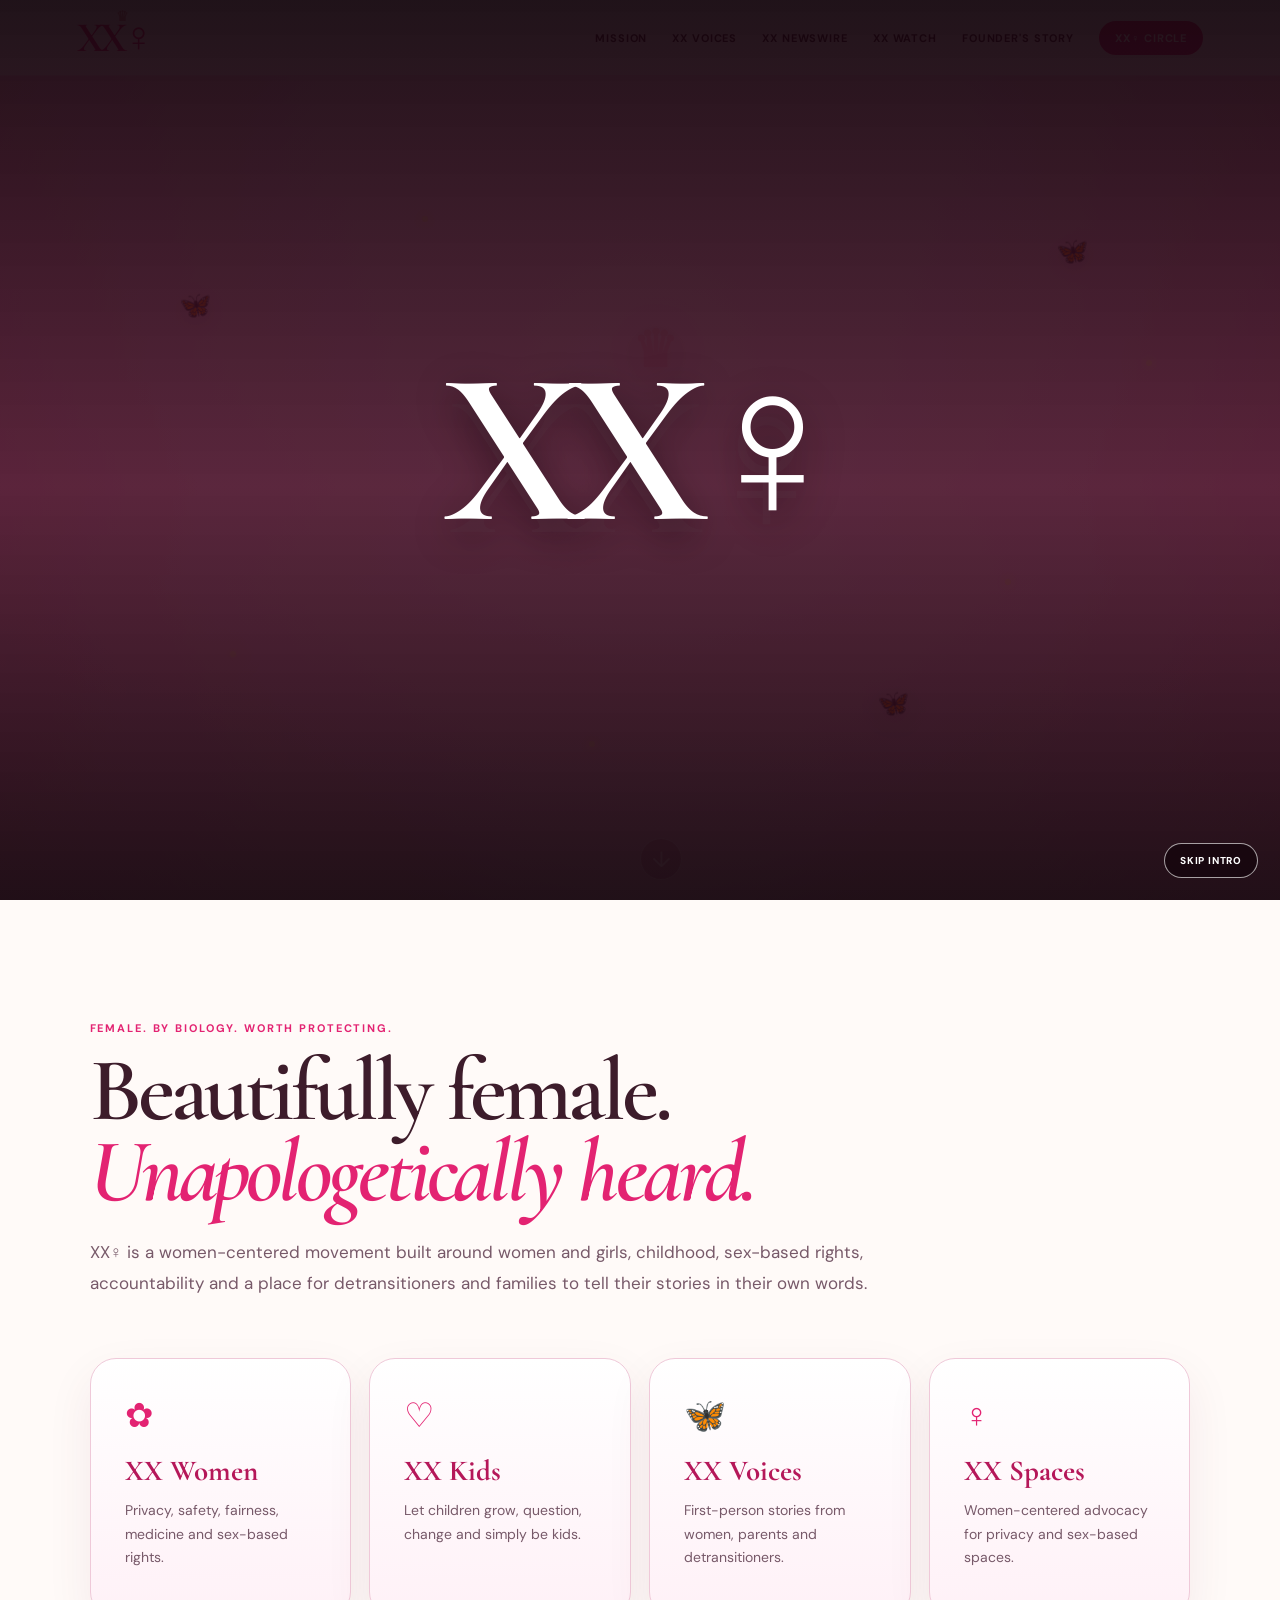
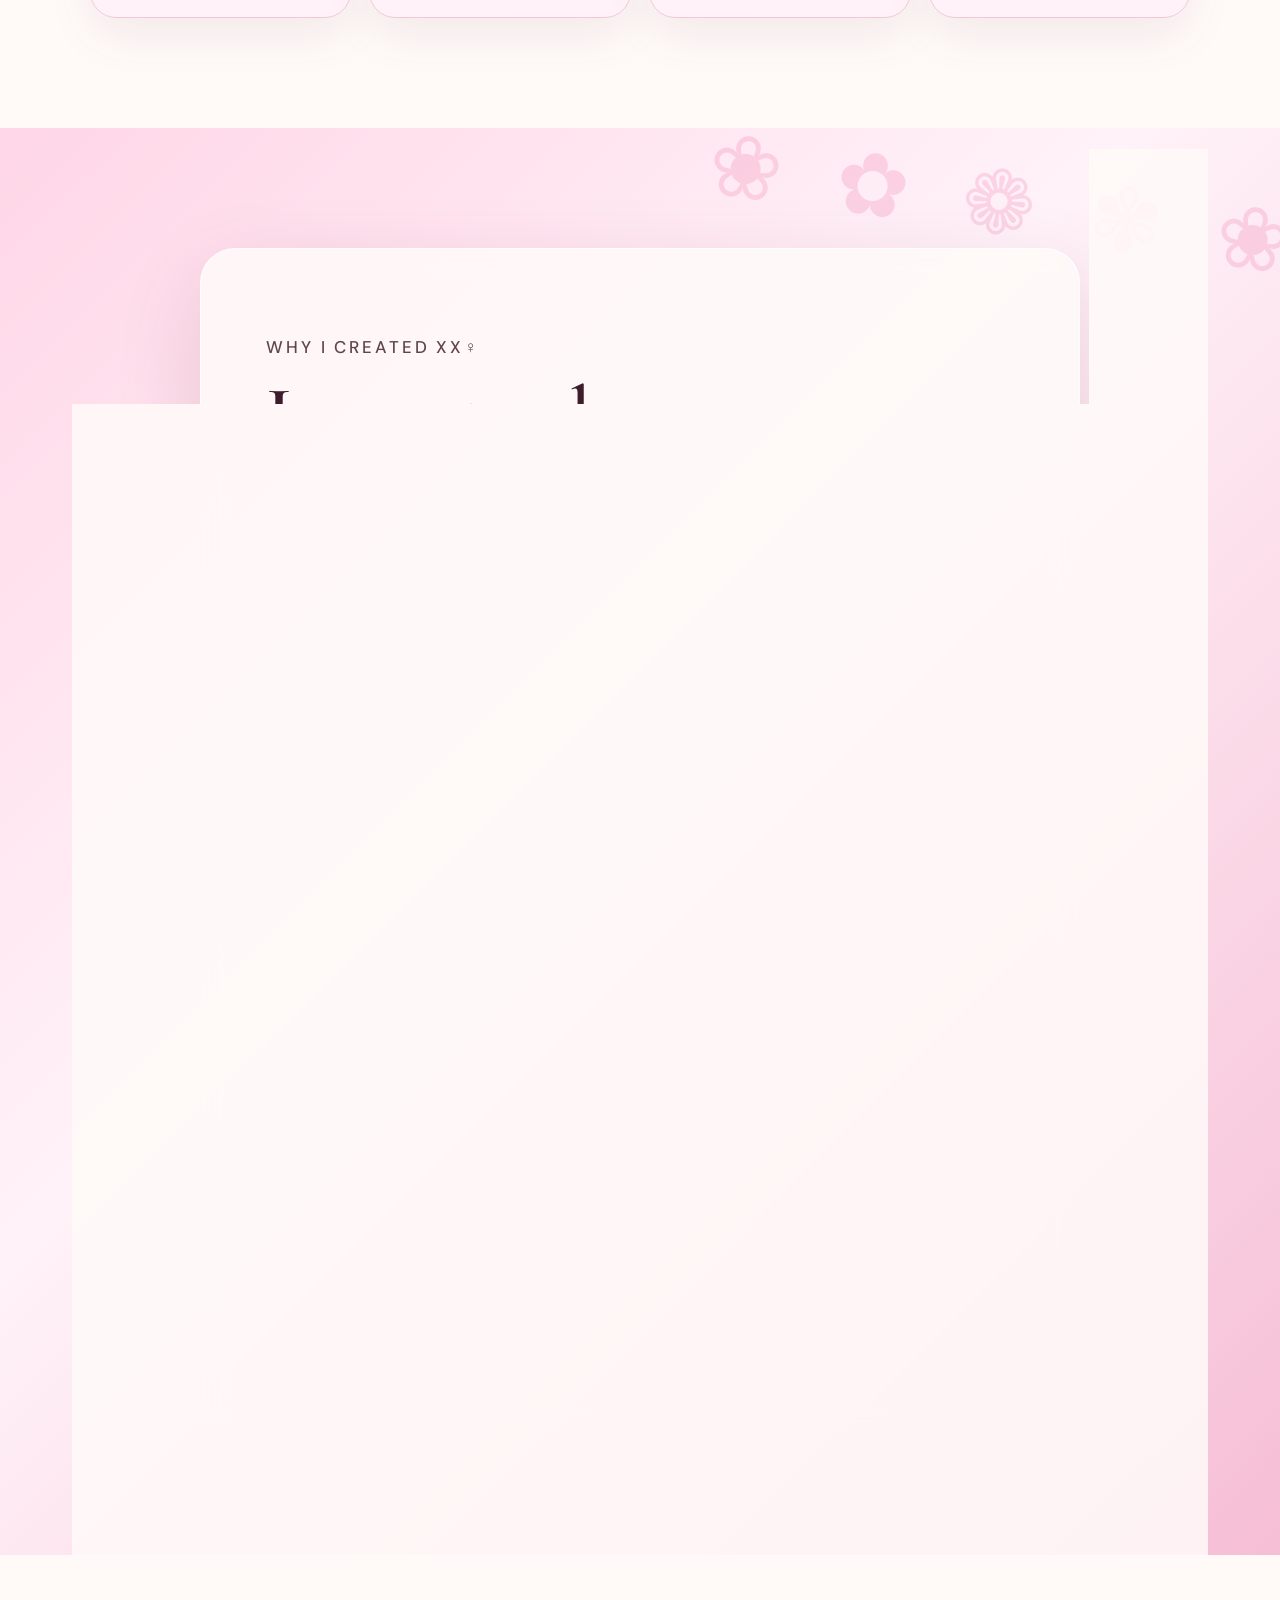
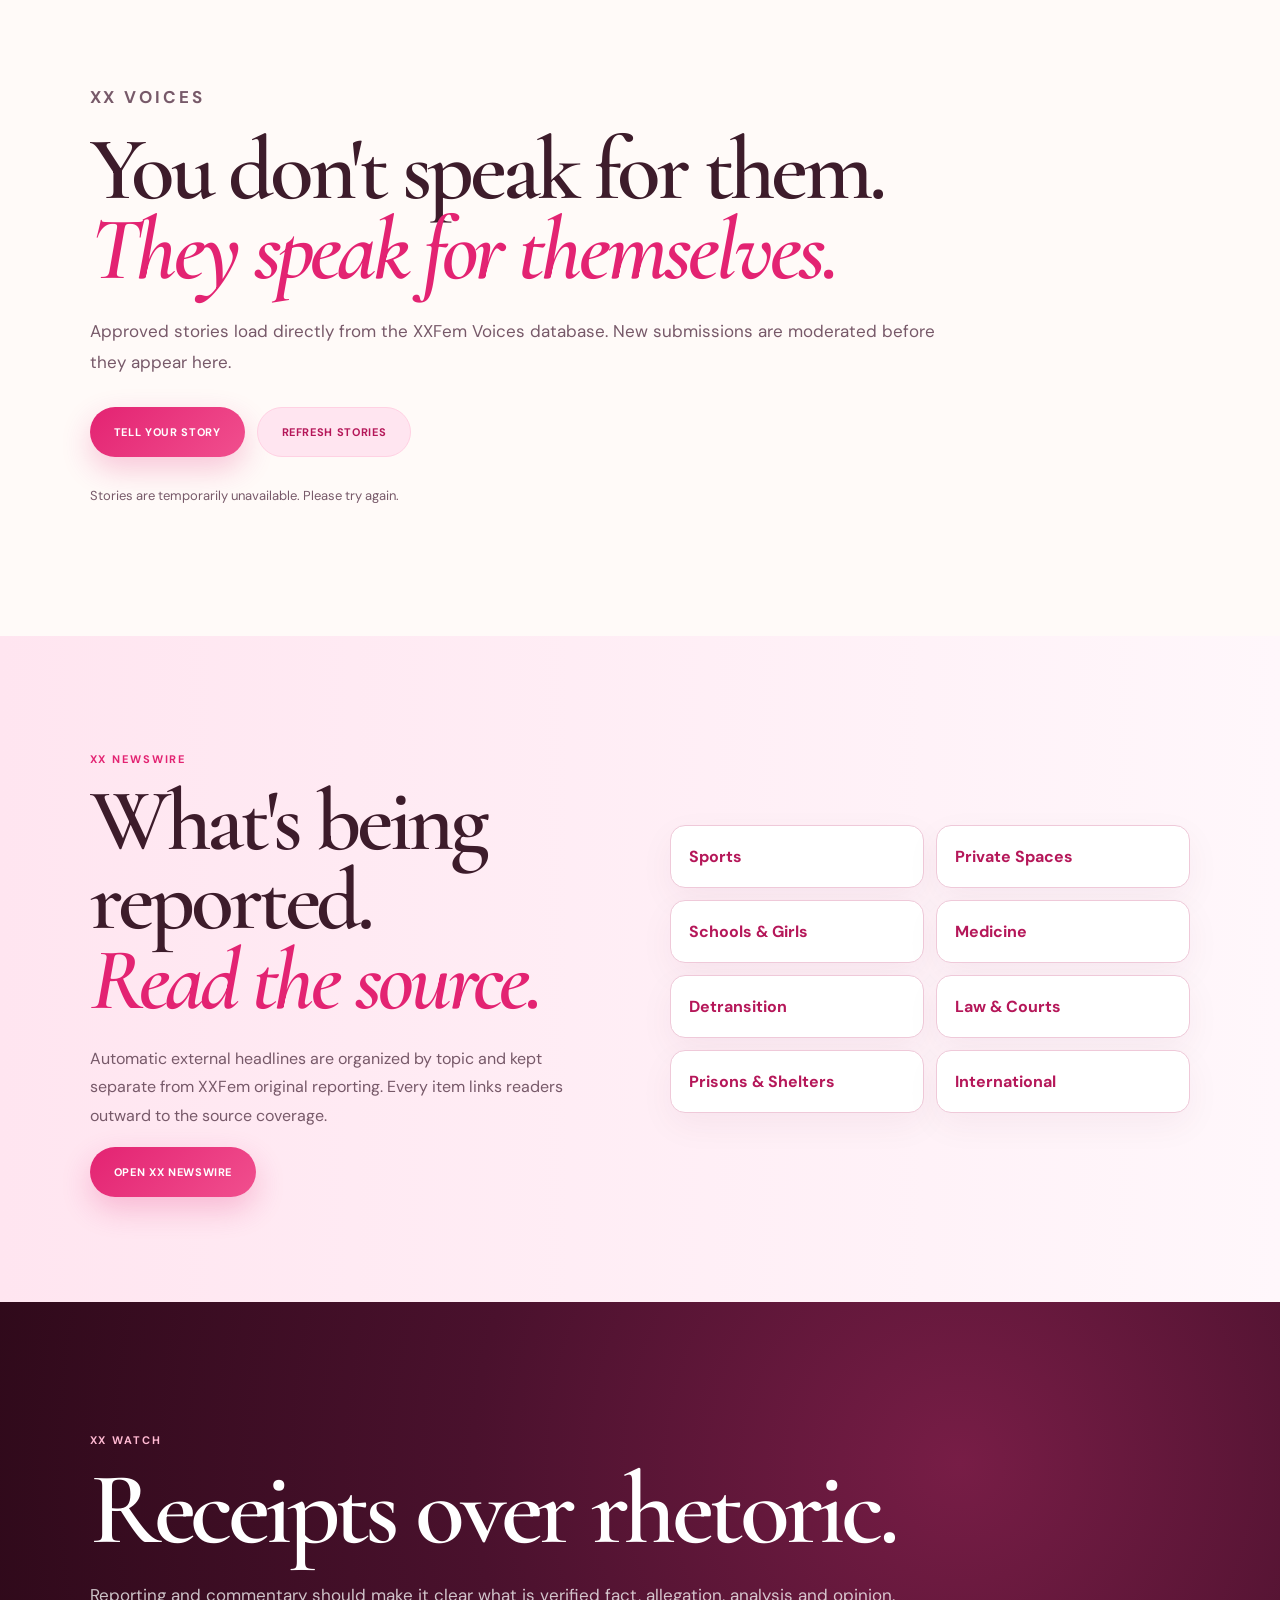
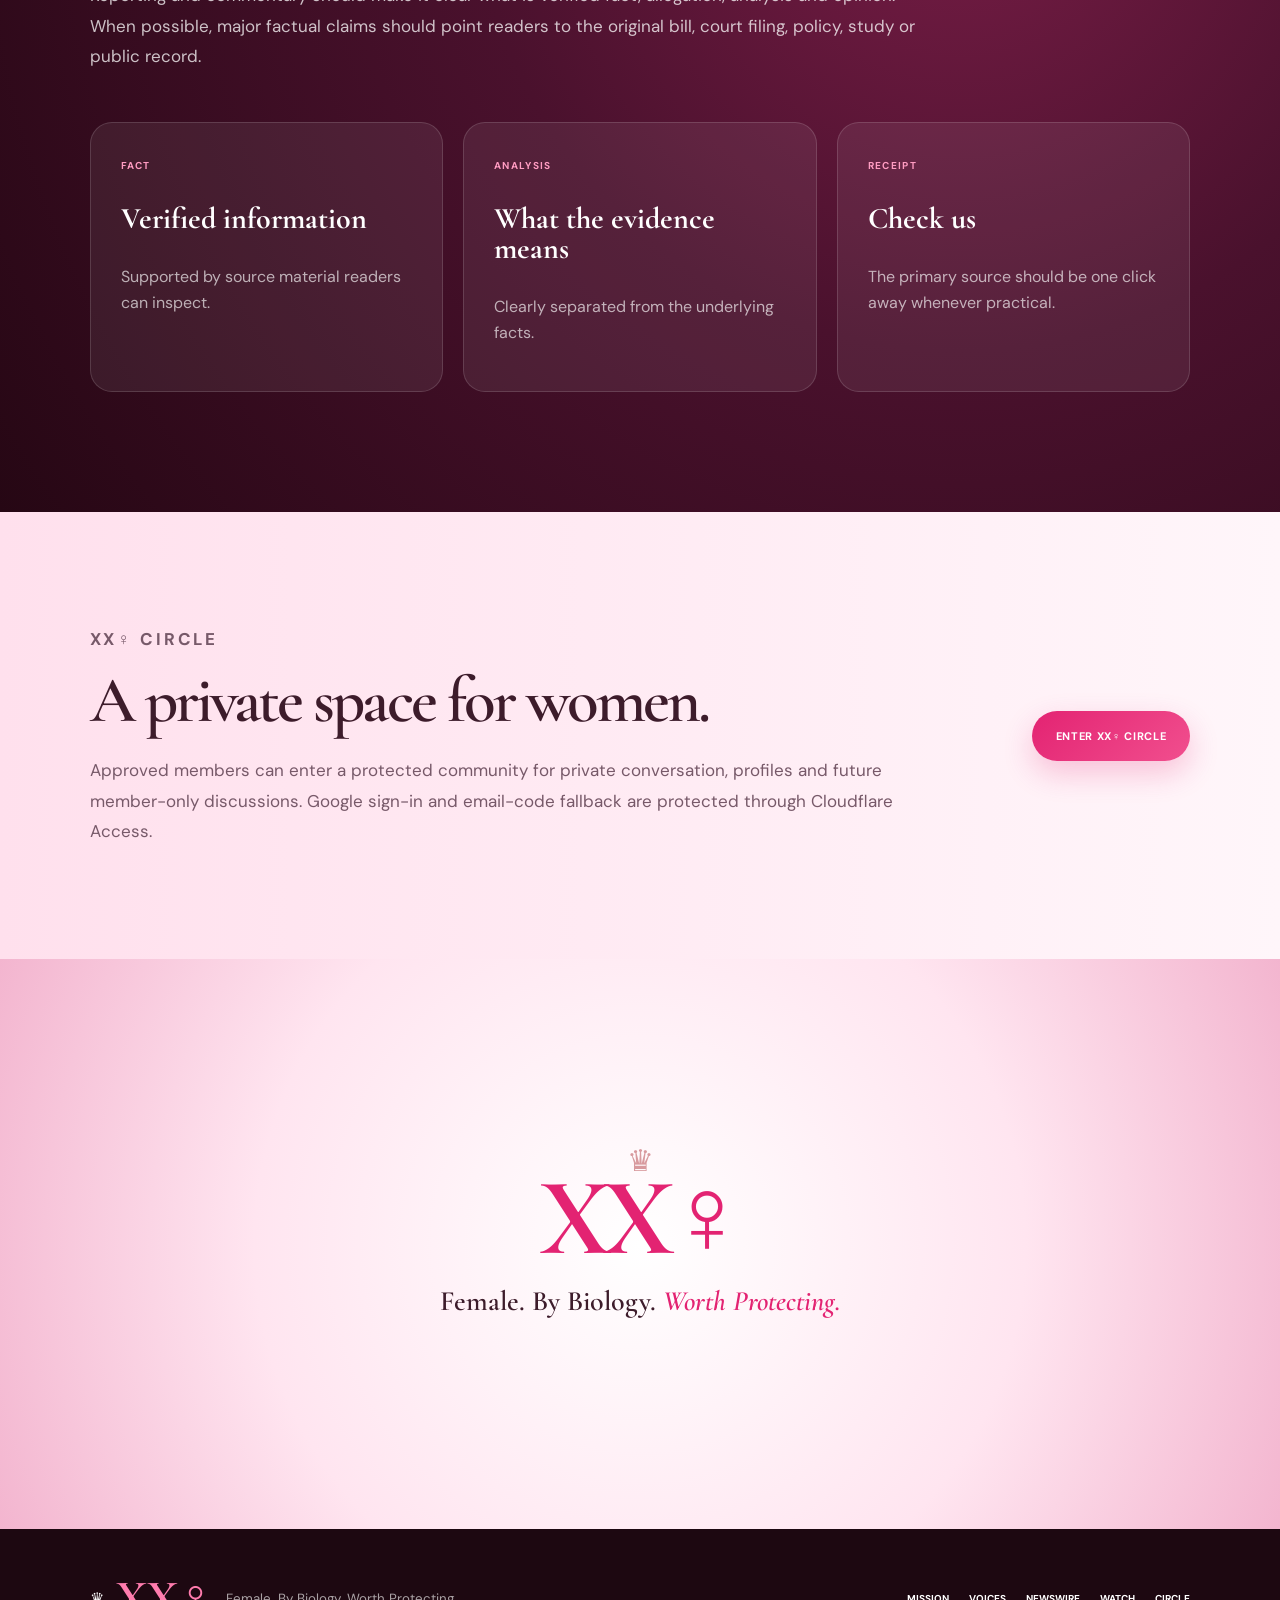
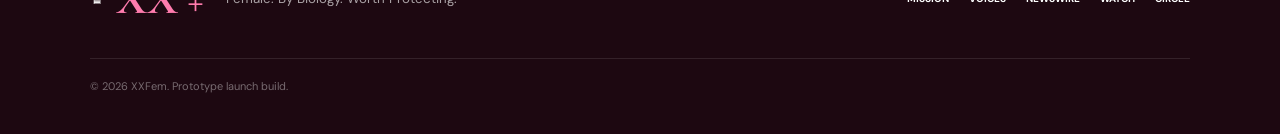
<file: index.html>
<!doctype html>
<html lang="en">
<head>
  <meta charset="utf-8">
  <meta name="viewport" content="width=device-width, initial-scale=1">
  <meta name="theme-color" content="#fff2f8">
  <meta name="description" content="XXFem — women, girls, childhood, sex-based rights and women's voices.">
  <title>XXFem | XX♀</title>
  <link rel="preconnect" href="https://fonts.googleapis.com">
  <link rel="preconnect" href="https://fonts.gstatic.com" crossorigin>
  <link href="https://fonts.googleapis.com/css2?family=Cormorant+Garamond:ital,wght@0,500;0,600;0,700;1,600;1,700&family=DM+Sans:wght@400;500;600;700&display=swap" rel="stylesheet">
  <link rel="stylesheet" href="style.css">
</head>
<body>
<a class="skip" href="#main">Skip to main content</a>

<div class="xx-rain" id="xxRain" aria-hidden="true">
  <button class="skip-intro" id="skipIntro" type="button">Skip intro</button>
</div>

<header class="topbar">
  <a class="brand" href="#top" aria-label="XXFem home">
    <span class="crown" aria-hidden="true">♛</span><span>XX♀</span>
  </a>
  <button class="menu" aria-expanded="false" aria-controls="nav" aria-label="Open menu"><span></span><span></span><span></span></button>
  <nav id="nav" aria-label="Primary">
    <a href="#mission">Mission</a><a href="#voices">XX Voices</a><a href="newswire.html">XX Newswire</a><a href="#watch">XX Watch</a><a href="#story">Founder's Story</a>
    <a class="circle-link" href="circle.html">XX♀ Circle</a>
  </nav>
</header>

<main id="main">
<section class="hero" id="top" aria-label="XXFem introduction">
  <div class="hero-video-wrap">
    <video class="hero-video" autoplay muted loop playsinline preload="metadata" aria-label="Women walking and laughing through a flower field">
      <source src="assets/xxfem-hero.mp4" type="video/mp4">
    </video>
  </div>
  <div class="hero-wash"></div>
  <div class="floaters" aria-hidden="true">
    <span class="butterfly b1">🦋</span><span class="butterfly b2">🦋</span><span class="butterfly b3">🦋</span>
    <span class="spark s1"></span><span class="spark s2"></span><span class="spark s3"></span><span class="spark s4"></span><span class="spark s5"></span>
  </div>
  <div class="hero-logo" aria-hidden="true"><span class="hero-crown">♛</span>XX♀</div>
  <a class="scroll" href="#mission" aria-label="Scroll to mission">↓</a>
</section>

<section class="intro" id="mission">
  <p class="kicker">Female. By Biology. Worth Protecting.</p>
  <h1>Beautifully female.<br><em>Unapologetically heard.</em></h1>
  <p class="lede">XX♀ is a women-centered movement built around women and girls, childhood, sex-based rights, accountability and a place for detransitioners and families to tell their stories in their own words.</p>
  <div class="pillars">
    <article><span>✿</span><h2>XX Women</h2><p>Privacy, safety, fairness, medicine and sex-based rights.</p></article>
    <article><span>♡</span><h2>XX Kids</h2><p>Let children grow, question, change and simply be kids.</p></article>
    <article><span>🦋</span><h2>XX Voices</h2><p>First-person stories from women, parents and detransitioners.</p></article>
    <article><span>♀</span><h2>XX Spaces</h2><p>Women-centered advocacy for privacy and sex-based spaces.</p></article>
  </div>
</section>

<section class="story-feature" id="story">
  <div class="flower-edge" aria-hidden="true">❀ ✿ ❁ ✾ ❀</div>
  <div class="story-copy">
    <p class="kicker">Why I created XX♀</p>
    <h2>I was a tomboy.<br><em>I needed time, not a label.</em></h2>
    <p>I grew up in the 1980s climbing trees, getting dirty, playing with boys' toys and preferring plenty of things people considered “for boys.” My father had three daughters. I knew he had wanted a son, but a son never came.</p>
    <p>Looking back, maybe that influenced me. Maybe it didn't. That's the point. Children are complicated little human beings. Family, friends, culture, imagination, expectations, rebellion and curiosity all shape us before we even have words for ourselves.</p>
    <p>Nobody needed to give me an identity because I climbed trees or liked boys' toys. I needed something much simpler: <strong>time.</strong></p>
    <p>If I were growing up today, people might have tried to find a label for me before I understood myself. Lesbian. Queer. Gender nonconforming. Trans. Something else. Maybe I would have embraced one for a while. Maybe I wouldn't have.</p>
    <blockquote>She's a tomboy. Or even better: she's a kid. Let her grow.</blockquote>
    <p>That is one reason I created XX♀. I want women to speak honestly, detransitioners to tell stories people may find uncomfortable, parents to ask difficult questions, and children to have time to become themselves.</p>
    <p class="signature">Kids should be allowed to be kids.<br>Women should be allowed to speak.<br><strong>Our stories should be allowed to matter.</strong></p>
  </div>
</section>

<section class="voices" id="voices">
  <div class="section-head">
    <p class="kicker">XX Voices</p>
    <h2>You don't speak for them.<br><em>They speak for themselves.</em></h2>
    <p>Approved stories load directly from the XXFem Voices database. New submissions are moderated before they appear here.</p>
  </div>

  <div class="voice-actions">
    <button class="btn primary" id="openStoryForm">Tell Your Story</button>
    <button class="btn pale" id="refreshStories">Refresh Stories</button>
  </div>

  <div id="storiesStatus" class="status" role="status" aria-live="polite">Loading approved stories…</div>
  <div id="storiesGrid" class="stories-grid"></div>
</section>


<section class="newswire-teaser" id="newswire">
  <div>
    <p class="kicker">XX Newswire</p>
    <h2>What's being reported.<br><em>Read the source.</em></h2>
    <p>Automatic external headlines are organized by topic and kept separate from XXFem original reporting. Every item links readers outward to the source coverage.</p>
    <a class="btn primary" href="newswire.html">Open XX Newswire</a>
  </div>
  <div class="wire-topic-grid" aria-label="Newswire topics">
    <span>Sports</span><span>Private Spaces</span><span>Schools & Girls</span><span>Medicine</span>
    <span>Detransition</span><span>Law & Courts</span><span>Prisons & Shelters</span><span>International</span>
  </div>
</section>

<section class="watch" id="watch">
  <div class="watch-glow" aria-hidden="true"></div>
  <p class="kicker light">XX Watch</p>
  <h2>Receipts over rhetoric.</h2>
  <p class="watch-lede">Reporting and commentary should make it clear what is verified fact, allegation, analysis and opinion. When possible, major factual claims should point readers to the original bill, court filing, policy, study or public record.</p>
  <div class="watch-grid">
    <article><span>FACT</span><h3>Verified information</h3><p>Supported by source material readers can inspect.</p></article>
    <article><span>ANALYSIS</span><h3>What the evidence means</h3><p>Clearly separated from the underlying facts.</p></article>
    <article><span>RECEIPT</span><h3>Check us</h3><p>The primary source should be one click away whenever practical.</p></article>
  </div>
</section>

<section class="circle-promo">
  <div>
    <p class="kicker">XX♀ Circle</p>
    <h2>A private space for women.</h2>
    <p>Approved members can enter a protected community for private conversation, profiles and future member-only discussions. Google sign-in and email-code fallback are protected through Cloudflare Access.</p>
  </div>
  <a class="btn primary" href="circle.html">Enter XX♀ Circle</a>
</section>

<section class="closing">
  <span class="closing-crown" aria-hidden="true">♛</span>
  <div class="closing-mark">XX♀</div>
  <p>Female. By Biology. <em>Worth Protecting.</em></p>
</section>
</main>

<div class="modal" id="storyModal" hidden>
  <div class="modal-backdrop" data-close></div>
  <section class="modal-card" role="dialog" aria-modal="true" aria-labelledby="storyFormTitle">
    <button class="modal-close" data-close aria-label="Close story form">×</button>
    <p class="kicker">XX Voices</p>
    <h2 id="storyFormTitle">Tell your story.</h2>
    <p class="form-note">Nothing is published automatically. Every submission is reviewed first.</p>
    <form id="storyForm">
      <div class="two">
        <label>Name <input name="name" autocomplete="name"></label>
        <label>Display name <input name="displayName" placeholder="How you want to appear"></label>
      </div>
      <div class="two">
        <label>Email <input name="email" type="email" autocomplete="email" required></label>
        <label>State <input name="state" autocomplete="address-level1"></label>
      </div>
      <label>Category
        <select name="category">
          <option>Woman</option><option>Mother</option><option>Parent</option><option>Detransitioner</option>
          <option>Athlete</option><option>Healthcare</option><option>Education</option><option>Whistleblower</option><option>Other</option>
        </select>
      </label>
      <label>Story title <input name="title" maxlength="140" required></label>
      <label>Your story <textarea name="story" rows="9" maxlength="12000" required></textarea></label>
      <label class="check"><input name="anonymous" type="checkbox"> Publish me as Anonymous if approved</label>
      <label class="check"><input name="permissionToPublish" type="checkbox" required> I give XXFem permission to review and publish this submission if approved.</label>
      <button class="btn primary full" type="submit">Submit for Review</button>
      <div id="submitStatus" class="status" role="status" aria-live="polite"></div>
    </form>
  </section>
</div>

<footer>
  <div class="footer-brand"><span>♛</span><strong>XX♀</strong><small>Female. By Biology. Worth Protecting.</small></div>
  <nav aria-label="Footer"><a href="#mission">Mission</a><a href="#voices">Voices</a><a href="newswire.html">Newswire</a><a href="#watch">Watch</a><a href="circle.html">Circle</a></nav>
  <p>© 2026 XXFem. Prototype launch build.</p>
</footer>
<script src="script.js"></script>
</body>
</html>
</file>
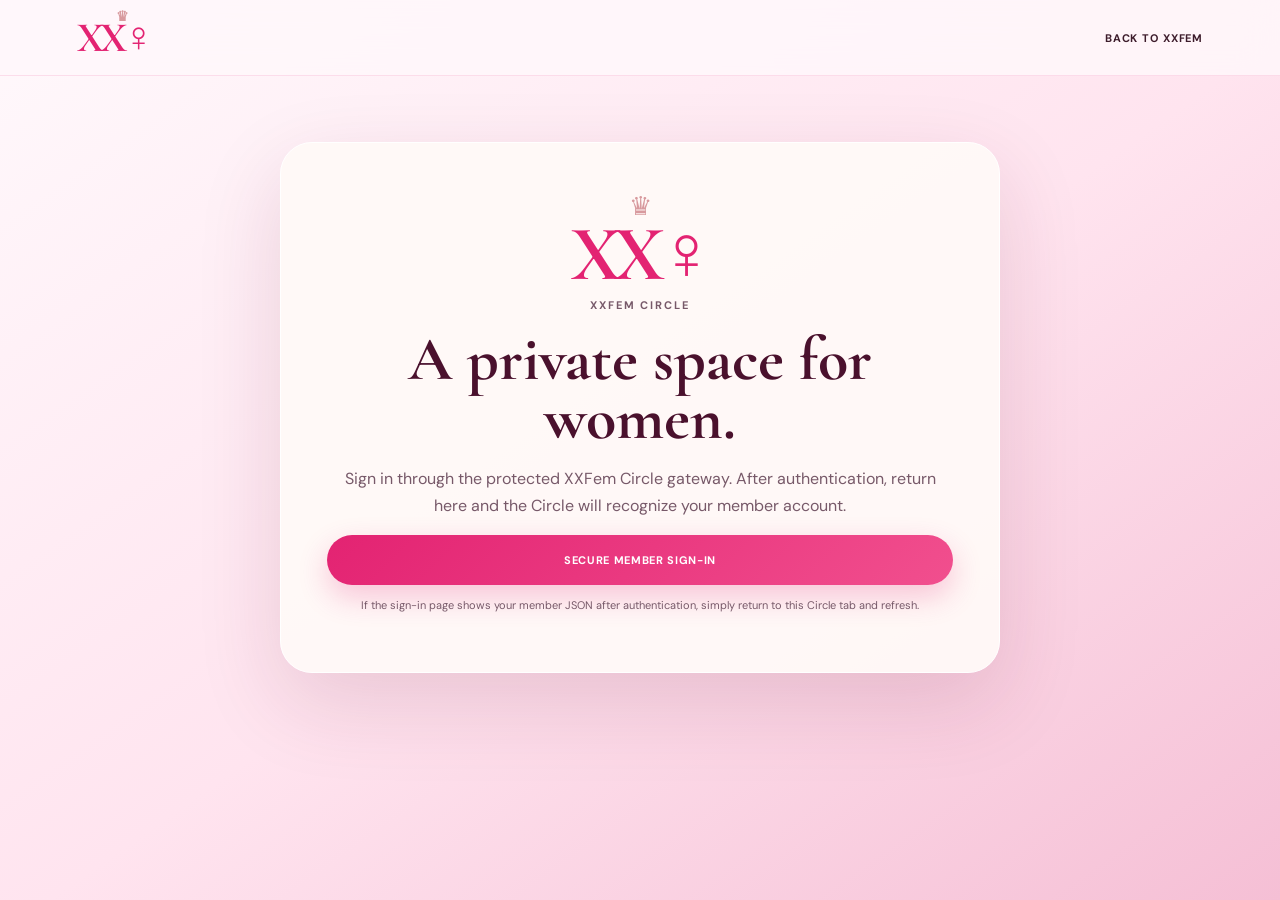
<file: circle.html>
<!doctype html>
<html lang="en">
<head>
<meta charset="utf-8">
<meta name="viewport" content="width=device-width,initial-scale=1">
<meta name="theme-color" content="#fff2f8">
<title>XX♀ Circle | XXFem</title>
<link rel="preconnect" href="https://fonts.googleapis.com">
<link rel="preconnect" href="https://fonts.gstatic.com" crossorigin>
<link href="https://fonts.googleapis.com/css2?family=Cormorant+Garamond:ital,wght@0,600;0,700;1,600&family=DM+Sans:wght@400;500;600;700&display=swap" rel="stylesheet">
<link rel="stylesheet" href="style.css">
<style>
:root{--circle-max:1180px}
.circle-page{background:linear-gradient(145deg,#fff9fc,#ffe4ef 52%,#f5bfd5);min-height:100vh}
.circle-shell{display:block;min-height:100vh;padding:112px 18px 60px;width:min(var(--circle-max),100%);margin:auto}
.circle-auth{width:min(720px,100%);margin:30px auto;background:rgba(255,250,248,.94);padding:46px;border-radius:32px;box-shadow:var(--shadow);text-align:center;border:1px solid #fff}
.circle-auth .circle-logo{font-size:78px}
.circle-auth h1{font:700 clamp(42px,7vw,62px)/.95 "Cormorant Garamond",serif;margin:16px 0;color:var(--wine)}
.circle-auth p{color:var(--muted);line-height:1.7}
.circle-dashboard[hidden],.circle-auth[hidden]{display:none!important}
.circle-welcome{display:flex;justify-content:space-between;align-items:center;gap:24px;background:rgba(255,250,248,.9);border:1px solid #fff;border-radius:28px;padding:28px;box-shadow:var(--shadow)}
.circle-welcome h1{font:700 clamp(43px,6vw,68px)/.88 "Cormorant Garamond",serif;margin:8px 0;color:var(--wine);letter-spacing:-.035em}
.circle-welcome h1 em{color:var(--hot)}
.circle-welcome p{color:var(--muted);line-height:1.6;margin:0;max-width:680px}
.member-chip{display:flex;align-items:center;gap:12px;background:var(--powder);border:1px solid var(--line);padding:12px 15px;border-radius:18px;min-width:220px}
.member-avatar{width:48px;height:48px;flex:0 0 48px;border-radius:50%;display:grid;place-items:center;background:linear-gradient(135deg,var(--hot),var(--berry));color:#fff;font-weight:800}
.member-chip strong,.member-chip small{display:block}.member-chip small{color:var(--muted);font-size:11px;margin-top:3px}
.circle-grid{display:grid;grid-template-columns:minmax(0,1fr) 300px;gap:22px;margin-top:22px}
.circle-panel{background:rgba(255,250,248,.94);border:1px solid #fff;border-radius:25px;padding:22px;box-shadow:0 18px 50px rgba(104,20,56,.08)}
.circle-panel h2,.circle-panel h3{font-family:"Cormorant Garamond",serif;color:var(--wine);margin:0 0 14px}
.circle-panel h2{font-size:35px}.circle-panel h3{font-size:28px}
.circle-compose textarea,.circle-comment textarea,.circle-join input,.circle-join textarea{width:100%;border:1px solid var(--line);border-radius:15px;background:#fff;padding:14px;color:var(--ink);outline:none}
.circle-compose textarea:focus,.circle-comment textarea:focus,.circle-join input:focus,.circle-join textarea:focus{outline:3px solid #76244b;outline-offset:2px}
.compose-bottom{display:flex;align-items:center;justify-content:space-between;gap:14px;margin-top:10px}
.circle-status{min-height:20px;color:var(--muted);font-size:12px;margin-top:9px}
.circle-feed-title{font:700 38px/1 "Cormorant Garamond",serif;color:var(--wine);margin:28px 4px 13px}
.circle-feed{display:grid;gap:15px}
.circle-post{background:#fff;border:1px solid var(--line);border-radius:21px;padding:20px;box-shadow:0 12px 32px rgba(104,20,56,.05)}
.post-head{display:flex;gap:11px;align-items:center}.post-head .member-avatar{width:42px;height:42px;flex-basis:42px;font-size:14px}
.post-head strong,.post-head small{display:block}.post-head small{color:var(--muted);font-size:11px;margin-top:2px}
.post-copy{white-space:pre-wrap;line-height:1.7;color:#553746;margin:16px 0}
.post-tools{display:flex;gap:14px}.text-action{border:0;background:transparent;color:var(--hot);font-weight:700;padding:4px 0;cursor:pointer}
.circle-comments{border-top:1px solid #f2dbe5;margin-top:13px;padding-top:13px;display:grid;gap:9px}
.circle-comment-item{background:var(--powder);border-radius:13px;padding:10px 12px;font-size:13px;line-height:1.5}
.circle-comment-item strong{color:var(--berry)}.circle-comment-item small{color:var(--muted)}
.circle-comment{display:flex;gap:8px;margin-top:5px}.circle-comment textarea{min-height:46px;resize:vertical}.circle-comment .btn{align-self:flex-end}
.circle-side-list{display:grid;gap:10px}.circle-side-item{background:var(--powder);border:1px solid var(--line);padding:14px;border-radius:15px}
.circle-side-item strong,.circle-side-item small{display:block}.circle-side-item small{color:var(--muted);line-height:1.5;margin-top:4px}
.circle-admin-app{background:#fff;border:1px solid var(--line);border-radius:15px;padding:13px;display:grid;gap:7px}.circle-admin-app p{font-size:12px;line-height:1.5;color:var(--muted);margin:0}.admin-buttons{display:flex;gap:7px}
.circle-notice{background:#fff4f8;border-left:4px solid var(--hot);padding:13px 14px;border-radius:10px;color:#654451;text-align:left;font-size:13px;line-height:1.55}
.circle-join{text-align:left}.circle-join label{display:grid;gap:7px;margin:14px 0;font-size:12px;font-weight:700;color:var(--wine)}
.circle-empty{text-align:center;color:var(--muted);padding:30px}
.circle-signout{border:0;background:none;font:inherit;cursor:pointer}
@media(max-width:850px){.circle-grid{grid-template-columns:1fr}.circle-welcome{flex-direction:column;align-items:flex-start}.member-chip{width:100%}.circle-sidebar{order:-1}}
@media(max-width:650px){.circle-shell{padding:92px 9px 40px}.circle-auth,.circle-panel,.circle-welcome{padding:18px;border-radius:19px}.circle-auth{padding:30px 20px}.circle-comment,.compose-bottom{flex-direction:column;align-items:stretch}.circle-comment .btn{align-self:stretch}.admin-buttons{flex-direction:column}.circle-welcome h1{font-size:46px}.circle-panel h2{font-size:31px}}
</style>
</head>
<body class="circle-page">
<a class="skip" href="#circle-main">Skip to main content</a>
<header class="topbar">
  <a class="brand" href="index.html"><span class="crown">♛</span><span>XX♀</span></a>
  <nav class="simple-nav">
    <a href="index.html">Back to XXFem</a>
    <button id="logoutBtn" class="circle-signout" type="button" hidden>Sign Out</button>
  </nav>
</header>

<main id="circle-main" class="circle-shell">
  <section id="loadingView" class="circle-auth">
    <span class="circle-crown">♛</span>
    <div class="circle-logo">XX♀</div>
    <p class="kicker">XXFem Circle</p>
    <h1>Opening the Circle.</h1>
    <p id="loadingText">Checking your secure member session…</p>
  </section>

  <section id="loginView" class="circle-auth" hidden>
    <span class="circle-crown">♛</span>
    <div class="circle-logo">XX♀</div>
    <p class="kicker">XXFem Circle</p>
    <h1>A private space for women.</h1>
    <p>Sign in through the protected XXFem Circle gateway. After authentication, return here and the Circle will recognize your member account.</p>
    <a class="btn primary full" href="https://xxfem-circle-api.truewolfflix777.workers.dev/me">Secure Member Sign-In</a>
    <p class="tiny">If the sign-in page shows your member JSON after authentication, simply return to this Circle tab and refresh.</p>
  </section>

  <section id="joinView" class="circle-auth" hidden>
    <span class="circle-crown">♛</span>
    <div class="circle-logo">XX♀</div>
    <p class="kicker">Join XXFem Circle</p>
    <h1>Apply for the private Circle.</h1>
    <p class="circle-notice">Authentication confirms the account you control. Circle membership is separately reviewed before private posts become available.</p>
    <form id="joinForm" class="circle-join">
      <label>Display name
        <input name="displayName" maxlength="80" required autocomplete="nickname">
      </label>
      <label>State or region
        <input name="state" maxlength="80" autocomplete="address-level1">
      </label>
      <label>Short bio
        <textarea name="bio" maxlength="1000" rows="5" placeholder="Tell us a little about yourself."></textarea>
      </label>
      <button class="btn primary full" type="submit">Submit Application</button>
      <div id="joinStatus" class="circle-status" role="status" aria-live="polite"></div>
    </form>
  </section>

  <section id="pendingView" class="circle-auth" hidden>
    <span class="circle-crown">♛</span>
    <div class="circle-logo">XX♀</div>
    <p class="kicker">Application received</p>
    <h1>Your application is pending.</h1>
    <p>Circle memberships are reviewed before private feed access is granted. Come back to this page later to check your status.</p>
    <a class="btn pale" href="index.html">Back to XXFem</a>
  </section>

  <section id="blockedView" class="circle-auth" hidden>
    <span class="circle-crown">♛</span>
    <div class="circle-logo">XX♀</div>
    <p class="kicker">XXFem Circle</p>
    <h1>We couldn't open the Circle.</h1>
    <p id="blockedText">Your account cannot access the private Circle right now.</p>
    <button id="retryBtn" class="btn primary" type="button">Try Again</button>
  </section>

  <section id="dashboardView" class="circle-dashboard" hidden>
    <div class="circle-welcome">
      <div>
        <p class="kicker">Private Member Community</p>
        <h1>Welcome to the <em>Circle.</em></h1>
        <p>A protected place for approved members to talk, share and connect.</p>
      </div>
      <div class="member-chip">
        <div id="memberAvatar" class="member-avatar">XX</div>
        <div><strong id="memberName">Member</strong><small id="memberRole">Approved member</small></div>
      </div>
    </div>

    <div class="circle-grid">
      <div>
        <section class="circle-panel circle-compose" aria-labelledby="shareTitle">
          <h2 id="shareTitle">Share with the Circle</h2>
          <textarea id="postBody" maxlength="5000" rows="5" placeholder="What's on your mind?"></textarea>
          <div class="compose-bottom">
            <span class="tiny"><span id="postCount">0</span>/5000</span>
            <button id="publishBtn" class="btn primary" type="button">Publish Post</button>
          </div>
          <div id="postStatus" class="circle-status" role="status" aria-live="polite"></div>
        </section>

        <h2 class="circle-feed-title">Circle Feed</h2>
        <div id="feedStatus" class="circle-status" role="status" aria-live="polite">Loading private posts…</div>
        <section id="feed" class="circle-feed" aria-label="Circle feed"></section>
      </div>

      <aside class="circle-sidebar">
        <section class="circle-panel">
          <h3>Your profile</h3>
          <div class="circle-side-list">
            <div class="circle-side-item"><strong id="profileName">Member</strong><small id="profileState">State hidden</small></div>
            <div class="circle-side-item"><strong>Private by design</strong><small>Authentication and approved membership are required before the API returns Circle posts.</small></div>
          </div>
        </section>

        <section id="adminPanel" class="circle-panel" hidden style="margin-top:18px">
          <h3>Admin</h3>
          <div id="adminStatus" class="circle-status" role="status" aria-live="polite"></div>
          <div id="pendingApps" class="circle-side-list"></div>
        </section>
      </aside>
    </div>
  </section>
</main>

<script>
const API = "https://xxfem-circle-api.truewolfflix777.workers.dev";
const $ = s => document.querySelector(s);
let currentProfile = null;

function show(id){
  ["#loadingView","#loginView","#joinView","#pendingView","#blockedView","#dashboardView"].forEach(sel=>{
    const el=$(sel); if(el) el.hidden = sel !== id;
  });
}
function esc(value=""){
  return String(value).replace(/[&<>"']/g, c => ({"&":"&amp;","<":"&lt;",">":"&gt;",'"':"&quot;","'":"&#039;"}[c]));
}
function initials(name="XX"){
  const v=String(name).trim().split(/\s+/).slice(0,2).map(x=>x[0]?.toUpperCase()||"").join("");
  return v || "XX";
}
function when(value){
  if(!value) return "";
  const normalized=String(value).includes("T") ? value : String(value).replace(" ","T")+"Z";
  const time=Date.parse(normalized);
  if(!Number.isFinite(time)) return value;
  const mins=Math.max(1,Math.round((Date.now()-time)/60000));
  if(mins<60) return mins+"m ago";
  const hrs=Math.round(mins/60);
  if(hrs<48) return hrs+"h ago";
  return Math.round(hrs/24)+"d ago";
}

async function api(path, options={}){
  const response = await fetch(API + path, {
    ...options,
    credentials: "include",
    headers: {
      "Accept":"application/json",
      ...(options.headers || {})
    }
  });
  let data={};
  try{ data=await response.json(); }catch{}
  if(!response.ok){
    const err=new Error(data.error || "Request failed.");
    err.status=response.status;
    err.data=data;
    throw err;
  }
  return data;
}

async function start(){
  show("#loadingView");
  try{
    const data=await api("/me");
    if(!data.member && data.status==="not_registered"){ show("#joinView"); return; }
    if(data.status==="pending"){ show("#pendingView"); return; }
    if(data.status!=="approved"){
      $("#blockedText").textContent=data.message || "Your Circle membership is not currently active.";
      show("#blockedView"); return;
    }
    currentProfile=data.profile;
    openDashboard();
  }catch(error){
    // A GitHub Pages page cannot read the Worker until the Worker explicitly
    // permits this origin. If Access/CORS blocks the call, present sign-in.
    if(error.status===401 || error.status===403 || error instanceof TypeError){
      show("#loginView");
      return;
    }
    $("#blockedText").textContent=error.message;
    show("#blockedView");
  }
}

async function openDashboard(){
  const p=currentProfile || {};
  $("#memberName").textContent=p.displayName || "Member";
  $("#profileName").textContent=p.displayName || "Member";
  $("#memberAvatar").textContent=initials(p.displayName);
  $("#memberRole").textContent=p.role==="admin" ? "Founder / Admin" : "Approved member";
  $("#profileState").textContent=p.state || "State hidden";
  $("#logoutBtn").hidden=false;
  show("#dashboardView");
  await loadFeed();
  if(p.role==="admin"){
    $("#adminPanel").hidden=false;
    await loadAdmin();
  }
}

$("#postBody").addEventListener("input", e => $("#postCount").textContent=e.target.value.length);

$("#publishBtn").addEventListener("click", async ()=>{
  const body=$("#postBody").value.trim();
  const status=$("#postStatus");
  if(!body){status.textContent="Write something first.";return;}
  status.textContent="Publishing…";
  try{
    await api("/posts",{
      method:"POST",
      headers:{"Content-Type":"application/json"},
      body:JSON.stringify({body})
    });
    $("#postBody").value="";
    $("#postCount").textContent="0";
    status.textContent="Published.";
    await loadFeed();
  }catch(error){status.textContent=error.message;}
});

async function loadFeed(){
  const status=$("#feedStatus"), feed=$("#feed");
  status.textContent="Loading private posts…";
  try{
    const data=await api("/feed");
    if(!data.posts?.length){
      feed.innerHTML='<div class="circle-panel circle-empty">No posts yet. Start the conversation.</div>';
      status.textContent="";
      return;
    }
    feed.innerHTML=data.posts.map(post=>`
      <article class="circle-post">
        <div class="post-head">
          <div class="member-avatar">${esc(initials(post.author.displayName))}</div>
          <div>
            <strong>${esc(post.author.displayName)}</strong>
            <small>${post.author.state?esc(post.author.state)+" · ":""}${post.author.role==="admin"?"Admin · ":""}${esc(when(post.createdAt))}</small>
          </div>
        </div>
        <div class="post-copy">${esc(post.body)}</div>
        <div class="post-tools">
          ${post.canDelete?`<button class="text-action delete-post" data-id="${post.id}" type="button">Delete</button>`:""}
        </div>
        <div class="circle-comments">
          ${(post.comments||[]).map(comment=>`
            <div class="circle-comment-item">
              <strong>${esc(comment.author.displayName)}</strong> ${esc(comment.body)}
              <br><small>${esc(when(comment.createdAt))}</small>
            </div>`).join("")}
          <form class="circle-comment" data-post="${post.id}">
            <textarea name="body" maxlength="2000" rows="2" required aria-label="Write a comment" placeholder="Write a comment…"></textarea>
            <button class="btn pale" type="submit">Comment</button>
          </form>
        </div>
      </article>
    `).join("");
    status.textContent=data.posts.length+" private "+(data.posts.length===1?"post":"posts")+".";
    bindFeed();
  }catch(error){status.textContent=error.message;}
}

function bindFeed(){
  document.querySelectorAll(".circle-comment").forEach(form=>{
    form.addEventListener("submit",async event=>{
      event.preventDefault();
      const body=new FormData(form).get("body").trim();
      if(!body)return;
      const button=form.querySelector("button");
      button.disabled=true;
      try{
        await api("/comments",{
          method:"POST",
          headers:{"Content-Type":"application/json"},
          body:JSON.stringify({postId:Number(form.dataset.post),body})
        });
        await loadFeed();
      }catch(error){alert(error.message);}
      finally{button.disabled=false;}
    });
  });

  document.querySelectorAll(".delete-post").forEach(button=>{
    button.addEventListener("click",async()=>{
      if(!confirm("Delete this Circle post?"))return;
      try{
        await api("/posts/"+button.dataset.id,{method:"DELETE"});
        await loadFeed();
      }catch(error){alert(error.message);}
    });
  });
}

$("#joinForm").addEventListener("submit",async event=>{
  event.preventDefault();
  const status=$("#joinStatus");
  const fd=new FormData(event.currentTarget);
  status.textContent="Submitting…";
  try{
    await api("/join",{
      method:"POST",
      headers:{"Content-Type":"application/json"},
      body:JSON.stringify({
        displayName:fd.get("displayName"),
        state:fd.get("state"),
        bio:fd.get("bio")
      })
    });
    show("#pendingView");
  }catch(error){status.textContent=error.message;}
});

async function loadAdmin(){
  const status=$("#adminStatus"), wrap=$("#pendingApps");
  status.textContent="Checking applications…";
  try{
    const data=await api("/admin/pending");
    if(!data.applications?.length){
      wrap.innerHTML='<div class="circle-side-item"><strong>No pending applications</strong><small>Your queue is clear.</small></div>';
      status.textContent="";
      return;
    }
    wrap.innerHTML=data.applications.map(app=>`
      <div class="circle-admin-app">
        <strong>${esc(app.display_name)}</strong>
        <small>${esc(app.email)}${app.state?" · "+esc(app.state):""}</small>
        <p>${esc(app.bio || "No bio provided.")}</p>
        <div class="admin-buttons">
          <button class="btn primary admin-review" data-action="approve" data-id="${app.id}" type="button">Approve</button>
          <button class="btn pale admin-review" data-action="reject" data-id="${app.id}" type="button">Reject</button>
        </div>
      </div>
    `).join("");
    status.textContent=data.applications.length+" pending.";
    document.querySelectorAll(".admin-review").forEach(button=>{
      button.addEventListener("click",()=>reviewMember(button.dataset.id,button.dataset.action));
    });
  }catch(error){status.textContent=error.message;}
}

async function reviewMember(id,action){
  try{
    await api("/admin/"+action,{
      method:"POST",
      headers:{"Content-Type":"application/json"},
      body:JSON.stringify({id:Number(id)})
    });
    await loadAdmin();
  }catch(error){alert(error.message);}
}

$("#retryBtn").addEventListener("click",start);
$("#logoutBtn").addEventListener("click",()=>{
  location.href="https://truewolfflix777.cloudflareaccess.com/cdn-cgi/access/logout";
});

start();
</script>
</body>
</html>
</file>
<file: style.css>
*{box-sizing:border-box}html{scroll-behavior:smooth}:root{--hot:#e32372;--rose:#f14f8e;--berry:#b51759;--wine:#4a112d;--deep:#260714;--blush:#ffe5f0;--powder:#fff0f7;--petal:#ffd1e3;--pink:#f8bad3;--ivory:#fffaf8;--ink:#3d1c2b;--muted:#775969;--gold:#d89a9e;--line:#efc9d9;--shadow:0 30px 85px rgba(104,20,56,.14)}body{margin:0;font-family:"DM Sans",sans-serif;color:var(--ink);background:var(--ivory);overflow-x:hidden}.skip{position:fixed;left:10px;top:-60px;background:#fff;color:#000;padding:12px 16px;z-index:9999;border-radius:9px}.skip:focus{top:10px}a{color:inherit;text-decoration:none}button,input,textarea,select{font:inherit}.topbar{height:76px;padding:0 6vw;position:fixed;z-index:100;top:0;left:0;right:0;display:flex;align-items:center;justify-content:space-between;background:rgba(255,247,251,.86);backdrop-filter:blur(18px);border-bottom:1px solid rgba(227,35,114,.12)}.brand{position:relative;font:700 42px/1 "Cormorant Garamond",serif;color:var(--hot);letter-spacing:-4px}.crown{position:absolute;font-size:14px;color:var(--gold);top:-7px;left:39px}.topbar nav{display:flex;gap:25px;align-items:center}.topbar nav a{font-size:11px;font-weight:700;letter-spacing:.08em;text-transform:uppercase}.circle-link{padding:10px 16px!important;border-radius:999px;background:var(--hot);color:#fff!important}.menu{display:none}.hero{height:100svh;min-height:620px;position:relative;background:linear-gradient(135deg,#ffd6e7,#fff0f7);overflow:hidden}.hero-video-wrap{position:absolute;inset:76px 0 0;display:grid;place-items:center;background:radial-gradient(circle at 50% 42%,#fff7fb 0,#ffddeb 56%,#f4abc8 100%)}.hero-video{width:100%;height:100%;object-fit:contain;object-position:center;filter:saturate(1.08) contrast(1.02)}.hero-wash{position:absolute;inset:0;background:linear-gradient(90deg,rgba(255,238,246,.23),transparent 28%,transparent 72%,rgba(255,227,240,.25)),linear-gradient(0deg,rgba(81,10,38,.11),transparent 35%);pointer-events:none}.hero-logo{position:absolute;left:50%;top:52%;transform:translate(-50%,-50%);font:700 clamp(100px,16vw,220px)/.7 "Cormorant Garamond",serif;color:white;letter-spacing:-13px;text-shadow:0 8px 40px rgba(73,7,35,.34);z-index:10;white-space:nowrap}.hero-crown{position:absolute;font-size:clamp(28px,4vw,55px);color:#f7ced2;left:48%;top:-62px;animation:crown 1.4s ease both}.scroll{position:absolute;z-index:20;bottom:20px;left:50%;width:42px;height:42px;display:grid;place-items:center;border:1px solid rgba(255,255,255,.7);border-radius:50%;color:#fff;background:rgba(86,11,43,.18);font-size:22px}.butterfly{position:absolute;font-size:26px;z-index:8;filter:drop-shadow(0 4px 10px rgba(75,20,44,.2))}.b1{left:14%;top:32%;animation:fly 11s ease-in-out infinite}.b2{right:15%;top:26%;animation:fly2 14s ease-in-out infinite}.b3{right:29%;bottom:20%;animation:fly 16s ease-in-out infinite reverse}.spark{position:absolute;width:6px;height:6px;border-radius:50%;background:#fff6ba;box-shadow:0 0 8px #fff5b4,0 0 24px #ffd877;animation:twinkle 2.6s ease-in-out infinite;z-index:8}.s1{left:18%;bottom:27%}.s2{left:33%;top:24%;animation-delay:-1s}.s3{right:21%;bottom:35%;animation-delay:-2s}.s4{right:10%;top:40%;animation-delay:-.7s}.s5{left:46%;bottom:17%;animation-delay:-1.4s}.intro,.voices{padding:110px 7vw;max-width:1450px;margin:auto}.kicker{text-transform:uppercase;font-size:11px;font-weight:700;letter-spacing:.17em;color:var(--hot)}.intro>h1,.section-head h2,.story-copy h2,.watch h2,.circle-promo h2{font:600 clamp(52px,7vw,94px)/.9 "Cormorant Garamond",serif;letter-spacing:-.045em;margin:16px 0 25px}.intro h1 em,.section-head h2 em,.story-copy h2 em{color:var(--hot)}.lede,.section-head>p,.circle-promo p{max-width:850px;font-size:17px;line-height:1.8;color:var(--muted)}.pillars{display:grid;grid-template-columns:repeat(4,1fr);gap:18px;margin-top:60px}.pillars article{background:linear-gradient(180deg,#fff,#fff1f7);border:1px solid var(--line);border-radius:26px;padding:34px;box-shadow:0 18px 48px rgba(99,21,55,.07);min-height:235px}.pillars article>span{font-size:34px;color:var(--hot)}.pillars h2{font:700 29px/1 "Cormorant Garamond",serif;color:var(--berry);margin:18px 0 12px}.pillars p{color:var(--muted);line-height:1.65;font-size:14px}.story-feature{position:relative;padding:120px 7vw;background:linear-gradient(135deg,#ffd6e7 0,#fff2f8 42%,#f6bed5 100%);overflow:hidden}.flower-edge{position:absolute;right:-30px;top:20px;font-size:88px;letter-spacing:18px;color:rgba(227,35,114,.14);transform:rotate(8deg)}.story-copy{max-width:880px;margin:auto;background:rgba(255,250,248,.87);backdrop-filter:blur(12px);padding:65px;border-radius:35px;box-shadow:var(--shadow);border:1px solid rgba(255,255,255,.8)}.story-copy h2{font-size:clamp(48px,6vw,78px)}.story-copy p{font:500 17px/1.9 "DM Sans",sans-serif;color:#624451}.story-copy blockquote{margin:35px 0;padding:25px 0;border-top:1px solid var(--line);border-bottom:1px solid var(--line);font:italic 700 34px/1.1 "Cormorant Garamond",serif;color:var(--berry)}.signature{color:var(--berry)!important;font-family:"Cormorant Garamond",serif!important;font-size:27px!important;line-height:1.35!important}.voice-actions{display:flex;gap:12px;margin:30px 0}.btn{display:inline-flex;align-items:center;justify-content:center;min-height:50px;border:0;border-radius:999px;padding:0 24px;font-size:11px;text-transform:uppercase;letter-spacing:.06em;font-weight:700;cursor:pointer}.primary{color:#fff;background:linear-gradient(135deg,var(--hot),var(--rose));box-shadow:0 12px 30px rgba(227,35,114,.24)}.pale{color:var(--berry);background:var(--blush);border:1px solid var(--petal)}.full{width:100%}.status{min-height:24px;color:var(--muted);font-size:13px;margin:15px 0}.stories-grid{display:grid;grid-template-columns:repeat(3,1fr);gap:20px}.story-card{border:1px solid var(--line);background:#fff;border-radius:25px;padding:28px;box-shadow:0 20px 55px rgba(96,18,52,.07)}.story-meta{display:flex;gap:8px;flex-wrap:wrap;color:var(--hot);font-size:10px;text-transform:uppercase;font-weight:700;letter-spacing:.08em}.story-card h3{font:700 32px/1.05 "Cormorant Garamond",serif;color:var(--wine);margin:18px 0 13px}.story-card p{line-height:1.7;color:var(--muted);font-size:14px}.story-card details summary{color:var(--hot);font-weight:700;cursor:pointer}.watch{position:relative;padding:120px 7vw;background:radial-gradient(circle at 75% 20%,#771d46 0,var(--wine) 42%,var(--deep) 100%);color:white;overflow:hidden}.watch .light{color:#ffb9d2}.watch h2{font-size:clamp(60px,8vw,105px)}.watch-lede{max-width:850px;color:rgba(255,255,255,.75);font-size:17px;line-height:1.8}.watch-grid{display:grid;grid-template-columns:repeat(3,1fr);gap:20px;margin-top:50px}.watch-grid article{background:rgba(255,255,255,.07);border:1px solid rgba(255,255,255,.14);border-radius:22px;padding:30px}.watch-grid span{color:#ff9cc2;font-size:10px;font-weight:700;letter-spacing:.13em}.watch-grid h3{font:700 30px/1 "Cormorant Garamond",serif}.watch-grid p{color:rgba(255,255,255,.65);line-height:1.6}.circle-promo{padding:95px 7vw;display:flex;align-items:center;justify-content:space-between;gap:50px;background:linear-gradient(90deg,#ffe0ed,#fff6fa)}.circle-promo>div{max-width:850px}.circle-promo h2{font-size:65px}.closing{min-height:570px;display:grid;place-content:center;text-align:center;background:radial-gradient(circle,#fff,#ffe5f0 55%,#f3b5cf)}.closing-crown{color:var(--gold);font-size:30px}.closing-mark{font:700 110px/.7 "Cormorant Garamond",serif;color:var(--hot);letter-spacing:-8px}.closing p{font:600 28px/1.2 "Cormorant Garamond",serif}.closing em{color:var(--hot)}footer{background:#1d0811;color:#fff;padding:50px 7vw 30px;display:grid;grid-template-columns:1fr auto;gap:30px;align-items:center}.footer-brand{display:flex;align-items:center;gap:12px}.footer-brand strong{font:700 48px/.8 "Cormorant Garamond",serif;color:#ff7cae}.footer-brand small{color:rgba(255,255,255,.62)}footer nav{display:flex;gap:20px;text-transform:uppercase;font-size:10px;font-weight:700}footer>p{grid-column:1/-1;color:rgba(255,255,255,.4);border-top:1px solid rgba(255,255,255,.1);padding-top:20px;font-size:11px}.modal[hidden]{display:none}.modal{position:fixed;inset:0;z-index:1000;display:grid;place-items:center;padding:22px}.modal-backdrop{position:absolute;inset:0;background:rgba(38,7,20,.68);backdrop-filter:blur(8px)}.modal-card{position:relative;z-index:2;width:min(760px,100%);max-height:90vh;overflow:auto;background:var(--ivory);border-radius:28px;padding:42px;box-shadow:0 40px 100px rgba(0,0,0,.35)}.modal-card h2{font:700 52px/1 "Cormorant Garamond",serif;margin:5px 0 10px}.modal-close{position:absolute;right:20px;top:18px;width:40px;height:40px;border:0;border-radius:50%;background:var(--blush);color:var(--berry);font-size:28px;cursor:pointer}.form-note{color:var(--muted)}form label{display:grid;gap:7px;margin:15px 0;font-size:12px;font-weight:700;color:var(--wine)}input,textarea,select{width:100%;border:1px solid var(--line);border-radius:13px;background:#fff;padding:13px 14px;color:var(--ink);outline:none}input:focus,textarea:focus,select:focus,button:focus-visible,a:focus-visible{outline:3px solid #76244b;outline-offset:3px}.two{display:grid;grid-template-columns:1fr 1fr;gap:15px}.check{display:flex!important;align-items:flex-start;grid-template-columns:auto 1fr!important;font-weight:500!important;line-height:1.5}.check input{width:auto;margin-top:3px}.circle-page{background:radial-gradient(circle at 50% 20%,#fff,#ffe6f0 55%,#efabc7);min-height:100vh}.circle-shell{min-height:100vh;padding:120px 20px 60px;display:grid;place-items:center}.circle-card{width:min(690px,100%);background:rgba(255,250,248,.94);padding:55px;border-radius:35px;box-shadow:var(--shadow);text-align:center;border:1px solid #fff}.circle-crown{font-size:26px;color:var(--gold)}.circle-logo{font:700 90px/.8 "Cormorant Garamond",serif;color:var(--hot);letter-spacing:-7px}.circle-card h1{font:700 52px/1 "Cormorant Garamond",serif;margin:18px 0}.circle-card>p{color:var(--muted);line-height:1.7}.privacy-box{text-align:left;background:var(--powder);padding:25px;border-radius:20px;margin:30px 0}.privacy-box h2{font:700 28px/1 "Cormorant Garamond",serif}.privacy-box li{margin:10px 0;color:var(--muted)}.tiny{font-size:11px!important}.simple-nav{display:flex!important}.simple-nav a{font-size:11px!important}@keyframes crown{from{opacity:0;transform:translateY(-25px)}to{opacity:1;transform:none}}@keyframes fly{0%,100%{transform:translate(0,0) rotate(-5deg)}40%{transform:translate(80px,-50px) rotate(8deg)}70%{transform:translate(120px,25px) rotate(-6deg)}}@keyframes fly2{0%,100%{transform:translate(0,0)}45%{transform:translate(-95px,50px)}75%{transform:translate(-40px,-55px)}}@keyframes twinkle{0%,100%{opacity:.2;transform:scale(.7)}50%{opacity:1;transform:scale(1.45)}}@media(max-width:950px){.topbar nav{display:none;position:absolute;top:76px;left:0;right:0;background:#fff7fb;padding:25px;flex-direction:column}.topbar nav.open{display:flex}.menu{display:block;border:0;background:none;width:42px}.menu span{display:block;height:2px;background:var(--wine);margin:6px}.pillars{grid-template-columns:1fr 1fr}.stories-grid,.watch-grid{grid-template-columns:1fr 1fr}.circle-promo{align-items:flex-start;flex-direction:column}.hero-logo{font-size:130px}.story-copy{padding:45px}}@media(max-width:650px){.topbar{height:66px}.hero-video-wrap{inset:66px 0 0}.hero{height:92svh;min-height:650px}.hero-video{object-fit:contain}.hero-logo{font-size:105px;letter-spacing:-8px;top:49%}.hero-crown{top:-43px}.pillars,.stories-grid,.watch-grid,.two{grid-template-columns:1fr}.intro,.voices{padding:80px 6vw}.story-feature,.watch{padding:80px 6vw}.story-copy{padding:30px 22px;border-radius:24px}.story-copy p{font-size:15px}.voice-actions{flex-direction:column}.circle-promo{padding:75px 6vw}.circle-promo h2{font-size:52px}.closing-mark{font-size:85px}.modal-card{padding:36px 20px 25px}.modal-card h2{font-size:44px}footer{grid-template-columns:1fr}.footer-brand{align-items:flex-start;flex-direction:column}footer nav{flex-wrap:wrap}.circle-card{padding:38px 22px}}@media(prefers-reduced-motion:reduce){html{scroll-behavior:auto}*,*:before,*:after{animation-duration:.001ms!important;animation-iteration-count:1!important;transition-duration:.001ms!important}.hero-video{display:none}.hero-video-wrap{background:linear-gradient(135deg,#ffd6e7,#fff4f9)}}

/* ===== XXFem V4 additions ===== */
body.menu-open{overflow:hidden}
.xx-rain{position:fixed;inset:0;z-index:5000;pointer-events:none;overflow:hidden;opacity:0;visibility:hidden;background:linear-gradient(180deg,rgba(18,4,11,.94),rgba(64,8,32,.86) 54%,rgba(20,5,12,.94));transition:opacity .5s ease,visibility .5s ease}
.xx-rain.active{opacity:1;visibility:visible}
.xx-rain::after{content:"XX♀";position:absolute;left:50%;top:50%;transform:translate(-50%,-50%);color:#fff;font:700 clamp(88px,17vw,225px)/.7 "Cormorant Garamond",serif;letter-spacing:-.08em;text-shadow:0 12px 42px rgba(0,0,0,.38)}
.rain-xx{position:absolute;top:-20vh;color:#f6669e;font:700 var(--size,42px)/1 "Cormorant Garamond",serif;text-shadow:0 0 18px rgba(246,102,158,.46);animation:xxFall var(--duration,3.4s) linear forwards;animation-delay:var(--delay,0s);opacity:var(--alpha,.8)}
.skip-intro{position:absolute;right:22px;bottom:22px;z-index:3;pointer-events:auto;border:1px solid rgba(255,255,255,.62);background:rgba(20,5,12,.76);color:#fff;padding:10px 15px;border-radius:999px;font-size:10px;text-transform:uppercase;font-weight:800;letter-spacing:.08em;cursor:pointer}
@keyframes xxFall{0%{transform:translate3d(0,-18vh,0) rotate(0)}100%{transform:translate3d(var(--drift,20px),125vh,0) rotate(var(--spin,180deg))}}

.newswire-teaser{padding:105px 7vw;display:grid;grid-template-columns:1fr 1fr;gap:60px;align-items:center;background:linear-gradient(90deg,#ffe5f0,#fff7fb)}
.newswire-teaser h2{font:600 clamp(52px,7vw,88px)/.9 "Cormorant Garamond",serif;letter-spacing:-.045em;margin:16px 0 25px}
.newswire-teaser h2 em{color:var(--hot)}
.newswire-teaser>div>p:not(.kicker){color:var(--muted);font-size:16px;line-height:1.8;max-width:760px}
.wire-topic-grid{display:grid;grid-template-columns:1fr 1fr;gap:12px}
.wire-topic-grid span{padding:20px 18px;border-radius:15px;border:1px solid var(--line);background:#fff;color:var(--berry);font-weight:700;box-shadow:0 12px 35px rgba(96,18,52,.05)}

.wire-hero{padding:160px 7vw 70px;background:linear-gradient(135deg,#f7cadc,#fff1f7 54%,#f3bdd4)}
.wire-hero h1{font:700 clamp(72px,10vw,138px)/.75 "Cormorant Garamond",serif;color:var(--wine);letter-spacing:-.06em;margin:20px 0}
.wire-hero>p{font-size:18px;color:var(--muted)}
.wire-disclaimer{max-width:960px;margin-top:28px;padding:18px 20px;background:rgba(255,255,255,.72);border:1px solid #fff;border-left:4px solid var(--hot);border-radius:12px;color:#654553;font-size:13px;line-height:1.65}
.wire-page{padding:70px 7vw 110px;max-width:1500px;margin:auto}
.wire-toolbar{display:flex;gap:20px;align-items:flex-start;justify-content:space-between}
.wire-filters{display:flex;gap:8px;flex-wrap:wrap}
.wire-filter{border:1px solid var(--line);background:#fff;color:var(--berry);padding:10px 13px;border-radius:999px;font-size:10px;font-weight:800;cursor:pointer}
.wire-filter.active{background:var(--hot);color:#fff;border-color:var(--hot)}
.wire-grid{display:grid;grid-template-columns:repeat(3,1fr);gap:18px;margin-top:25px}
.wire-card{display:flex;flex-direction:column;background:#fff;border:1px solid var(--line);border-radius:18px;padding:24px;min-height:285px;box-shadow:0 17px 42px rgba(91,17,49,.06)}
.wire-cat{display:inline-flex;align-self:flex-start;background:var(--blush);color:var(--berry);padding:6px 9px;border-radius:999px;font-size:8px;font-weight:800;text-transform:uppercase;letter-spacing:.08em}
.wire-card h2{font:700 28px/1.05 "Cormorant Garamond",serif;margin:17px 0;color:var(--wine)}
.wire-source{font-size:11px;font-weight:800;color:#5e3b4b}
.wire-date{font-size:10px;color:#9a7b89;margin-top:4px}
.wire-card p{color:var(--muted);font-size:12px;line-height:1.6}
.wire-card a{margin-top:auto;padding-top:20px;color:var(--hot);font-size:10px;text-transform:uppercase;font-weight:800}

/* Stronger mobile menu: full-height drawer, outside-tap closes in JS */
@media(max-width:950px){
  .topbar nav{display:flex;position:fixed;top:76px;right:0;left:auto;width:min(86vw,380px);height:calc(100dvh - 76px);background:linear-gradient(180deg,#fff1f7,#f8c8db);padding:28px;flex-direction:column;align-items:stretch;gap:0;transform:translateX(105%);transition:transform .28s ease;box-shadow:-22px 0 55px rgba(67,10,35,.18);overflow:auto}
  .topbar nav.open{transform:translateX(0)}
  .topbar nav a{padding:18px 8px;border-bottom:1px solid rgba(117,32,69,.13);font-size:12px}
  .topbar nav a.circle-link{margin-top:14px;text-align:center;border-bottom:0}
  .menu{display:block;border:2px solid var(--hot);background:#fff;width:46px;height:43px;border-radius:8px;padding:8px;cursor:pointer}
  .menu span{display:block;height:3px;background:var(--wine);margin:5px 0;border-radius:4px}
  .newswire-teaser{grid-template-columns:1fr}
  .wire-grid{grid-template-columns:1fr 1fr}
  .wire-toolbar{flex-direction:column}
}
@media(max-width:650px){
  .topbar nav{top:66px;height:calc(100dvh - 66px)}
  .wire-topic-grid,.wire-grid{grid-template-columns:1fr}
  .wire-hero{padding:125px 6vw 55px}
  .wire-page{padding:55px 6vw 80px}
  .newswire-teaser{padding:80px 6vw}
}
@media(prefers-reduced-motion:reduce){
  .xx-rain{display:none!important}
}
</file>
